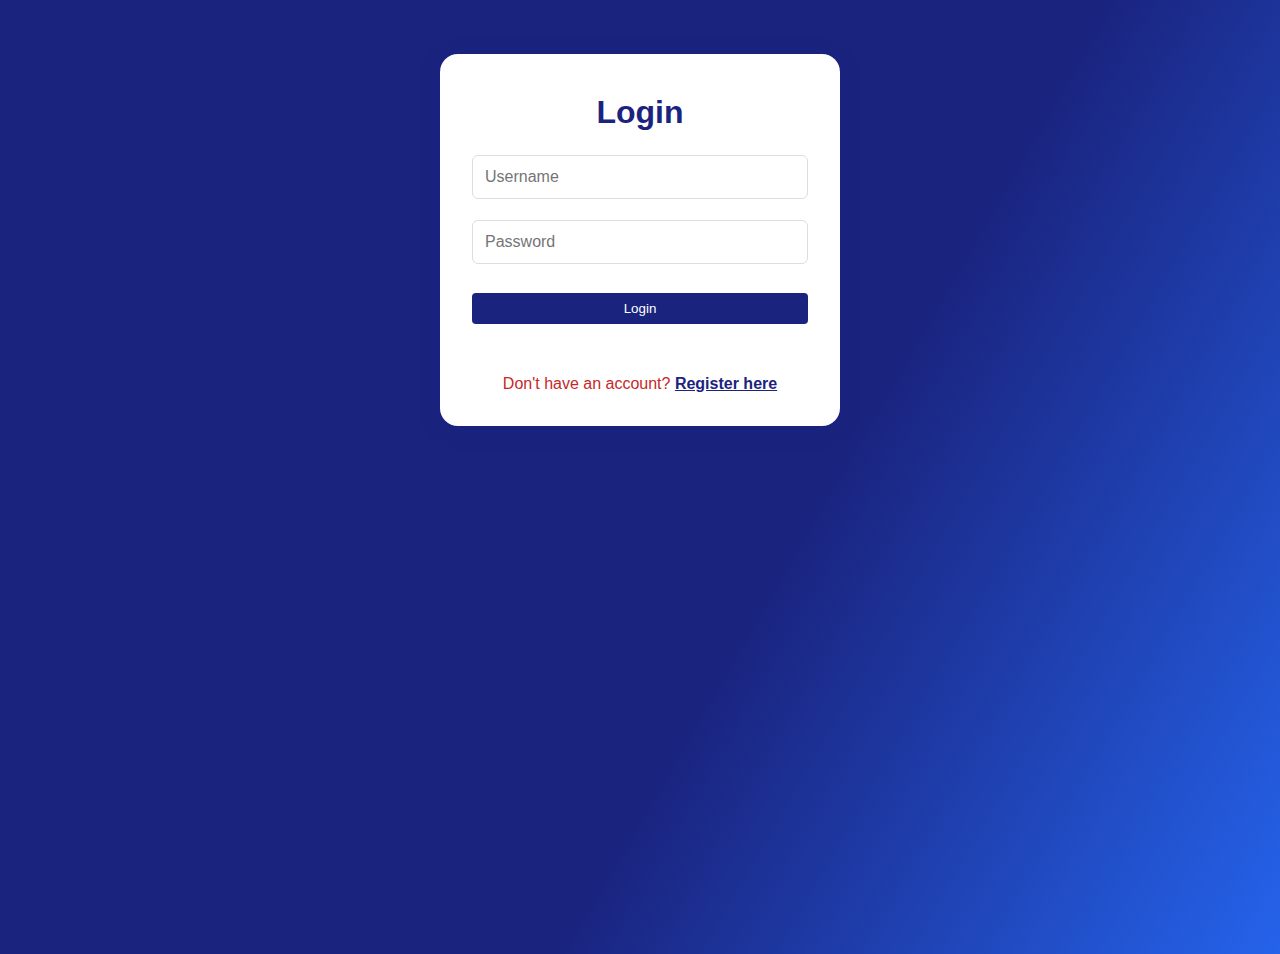
<file: admin.html>
<!DOCTYPE html>
<html lang="en">

<head>
    <meta charset="UTF-8">
    <meta name="viewport" content="width=device-width, initial-scale=1.0">
    <title>Admin Dashboard</title>
    <style>
        * {
            margin: 0;
            padding: 0;
            box-sizing: border-box;
            font-family: 'Segoe UI', Tahoma, Geneva, Verdana, sans-serif;
        }

        body {
            background: #f0f2f5;
            min-height: 100vh;
        }

        header {
            background: #1a237e;
            color: white;
            padding: 1rem 2rem;
            display: flex;
            justify-content: space-between;
            align-items: center;
            box-shadow: 0 2px 4px rgba(0, 0, 0, 0.1);
        }

        .dashboard-container {
            display: grid;
            grid-template-columns: 250px 1fr;
            min-height: calc(100vh - 64px);
        }

        .sidebar {
            background: white;
            padding: 1.5rem;
            box-shadow: 2px 0 4px rgba(0, 0, 0, 0.1);
        }

        .nav-item {
            padding: 1rem;
            margin: 0.5rem 0;
            border-radius: 8px;
            cursor: pointer;
            transition: all 0.3s ease;
            display: flex;
            align-items: center;
            gap: 0.5rem;
        }

        .nav-item:hover {
            background: #e8eaf6;
            color: #1a237e;
        }

        .nav-item.active {
            background: #1a237e;
            color: white;
        }

        .main-content {
            padding: 2rem;
        }

        .card {
            background: white;
            border-radius: 12px;
            padding: 1.5rem;
            margin-bottom: 1.5rem;
            box-shadow: 0 2px 4px rgba(0, 0, 0, 0.1);
        }

        .stats-grid {
            display: grid;
            grid-template-columns: repeat(auto-fit, minmax(200px, 1fr));
            gap: 1rem;
            margin-bottom: 2rem;
        }

        .stat-card {
            background: white;
            padding: 1.5rem;
            border-radius: 8px;
            text-align: center;
            box-shadow: 0 2px 4px rgba(0, 0, 0, 0.1);
        }

        .stat-number {
            font-size: 2rem;
            font-weight: bold;
            color: #1a237e;
            margin: 0.5rem 0;
        }

        .data-table {
            width: 100%;
            border-collapse: collapse;
            margin-top: 1rem;
        }

        .data-table th,
        .data-table td {
            padding: 1rem;
            text-align: left;
            border-bottom: 1px solid #e0e0e0;
        }

        .data-table th {
            background: #f5f5f5;
            font-weight: 600;
        }

        .data-table tr:hover {
            background: #f5f5f5;
        }

        .action-buttons {
            display: flex;
            gap: 0.5rem;
        }

        button {
            padding: 0.5rem 1rem;
            border: none;
            border-radius: 4px;
            cursor: pointer;
            font-weight: 500;
            transition: background-color 0.3s;
        }

        .btn-primary {
            background: #1a237e;
            color: white;
        }

        .btn-primary:hover {
            background: #283593;
        }

        .btn-secondary {
            background: #455a64;
            color: white;
        }

        .btn-secondary:hover {
            background: #546e7a;
        }

        .btn-danger {
            background: #c62828;
            color: white;
        }

        .btn-danger:hover {
            background: #d32f2f;
        }

        .form-group {
            margin-bottom: 1rem;
        }

        label {
            display: block;
            margin-bottom: 0.5rem;
            font-weight: 500;
        }

        input,
        select,
        textarea {
            width: 100%;
            padding: 0.75rem;
            border: 1px solid #ddd;
            border-radius: 4px;
            font-size: 1rem;
        }

        .search-bar {
            display: flex;
            gap: 1rem;
            margin-bottom: 1rem;
        }

        .search-bar input {
            flex: 1;
        }

        .modal {
            position: fixed;
            top: 0;
            left: 0;
            right: 0;
            bottom: 0;
            background: rgba(0, 0, 0, 0.5);
            display: flex;
            justify-content: center;
            align-items: center;
            z-index: 1000;
        }

        .modal-content {
            background: white;
            padding: 2rem;
            border-radius: 8px;
            max-width: 600px;
            width: 90%;
            max-height: 90vh;
            overflow-y: auto;
        }

        @media (max-width: 768px) {
            .dashboard-container {
                grid-template-columns: 1fr;
            }

            .sidebar {
                display: none;
            }

            .main-content {
                padding: 1rem;
            }
        }
    </style>
</head>

<body>
    <header>
        <h1>Admin Dashboard</h1>
        <button onclick="logout()" class="btn-primary">Logout</button>
    </header>

    <div class="dashboard-container">
        <div class="sidebar">
            <div class="nav-item active" onclick="showSection('overview')">
                Overview
            </div>
            <div class="nav-item" onclick="showSection('users')">
                User Management
            </div>
            <div class="nav-item" onclick="showSection('departments')">
                Departments
            </div>
            <div class="nav-item" onclick="showSection('appointments')">
                Appointments
            </div>
            <div class="nav-item" onclick="showSection('settings')">
                Settings
            </div>
        </div>

        <div class="main-content">
            <div id="overview" class="section">
                <div class="stats-grid">
                    <div class="stat-card">
                        <h3>Total Users</h3>
                        <div class="stat-number" id="totalUsers">0</div>
                    </div>
                    <div class="stat-card">
                        <h3>Total Doctors</h3>
                        <div class="stat-number" id="totalDoctors">0</div>
                    </div>
                    <div class="stat-card">
                        <h3>Total Patients</h3>
                        <div class="stat-number" id="totalPatients">0</div>
                    </div>
                    <div class="stat-card">
                        <h3>Total Appointments</h3>
                        <div class="stat-number" id="totalAppointments">0</div>
                    </div>
                </div>

                <div class="card">
                    <h2>Recent Activity</h2>
                    <div id="recentActivity"></div>
                </div>
            </div>

            <div id="users" class="section" style="display: none;">
                <div class="card">
                    <h2>User Management</h2>
                    <div class="search-bar">
                        <input type="text" id="userSearch" placeholder="Search users...">
                        <button onclick="addNewUser()" class="btn-primary">Add New User</button>
                    </div>
                    <table class="data-table">
                        <thead>
                            <tr>
                                <th>Name</th>
                                <th>Role</th>
                                <th>Email</th>
                                <th>Status</th>
                                <th>Actions</th>
                            </tr>
                        </thead>
                        <tbody id="userList"></tbody>
                    </table>
                </div>
            </div>

            <div id="departments" class="section" style="display: none;">
                <div class="card">
                    <h2>Department Management</h2>
                    <button onclick="addNewDepartment()" class="btn-primary" style="margin-bottom: 1rem;">Add
                        Department</button>
                    <table class="data-table">
                        <thead>
                            <tr>
                                <th>Department Name</th>
                                <th>Head Doctor</th>
                                <th>Total Doctors</th>
                                <th>Actions</th>
                            </tr>
                        </thead>
                        <tbody id="departmentList"></tbody>
                    </table>
                </div>
            </div>

            <div id="appointments" class="section" style="display: none;">
                <div class="card">
                    <h2>Appointment Management</h2>
                    <div class="search-bar">
                        <input type="text" id="appointmentSearch" placeholder="Search appointments...">
                        <select id="appointmentFilter">
                            <option value="all">All Status</option>
                            <option value="pending">Pending</option>
                            <option value="confirmed">Confirmed</option>
                            <option value="cancelled">Cancelled</option>
                        </select>
                    </div>
                    <table class="data-table">
                        <thead>
                            <tr>
                                <th>Date</th>
                                <th>Time</th>
                                <th>Patient</th>
                                <th>Doctor</th>
                                <th>Status</th>
                                <th>Actions</th>
                            </tr>
                        </thead>
                        <tbody id="appointmentList"></tbody>
                    </table>
                </div>
            </div>

            <div id="settings" class="section" style="display: none;">
                <div class="card">
                    <h2>System Settings</h2>
                    <form id="settingsForm">
                        <div class="form-group">
                            <label>Hospital Name</label>
                            <input type="text" id="hospitalName" required>
                        </div>
                        <div class="form-group">
                            <label>Contact Email</label>
                            <input type="email" id="contactEmail" required>
                        </div>
                        <div class="form-group">
                            <label>Contact Phone</label>
                            <input type="tel" id="contactPhone" required>
                        </div>
                        <div class="form-group">
                            <label>Address</label>
                            <textarea id="address" required></textarea>
                        </div>
                        <button type="submit" class="btn-primary">Save Settings</button>
                    </form>
                </div>
            </div>
        </div>
    </div>

    <script src="admin.js"></script>
</body>

</html>
</file>
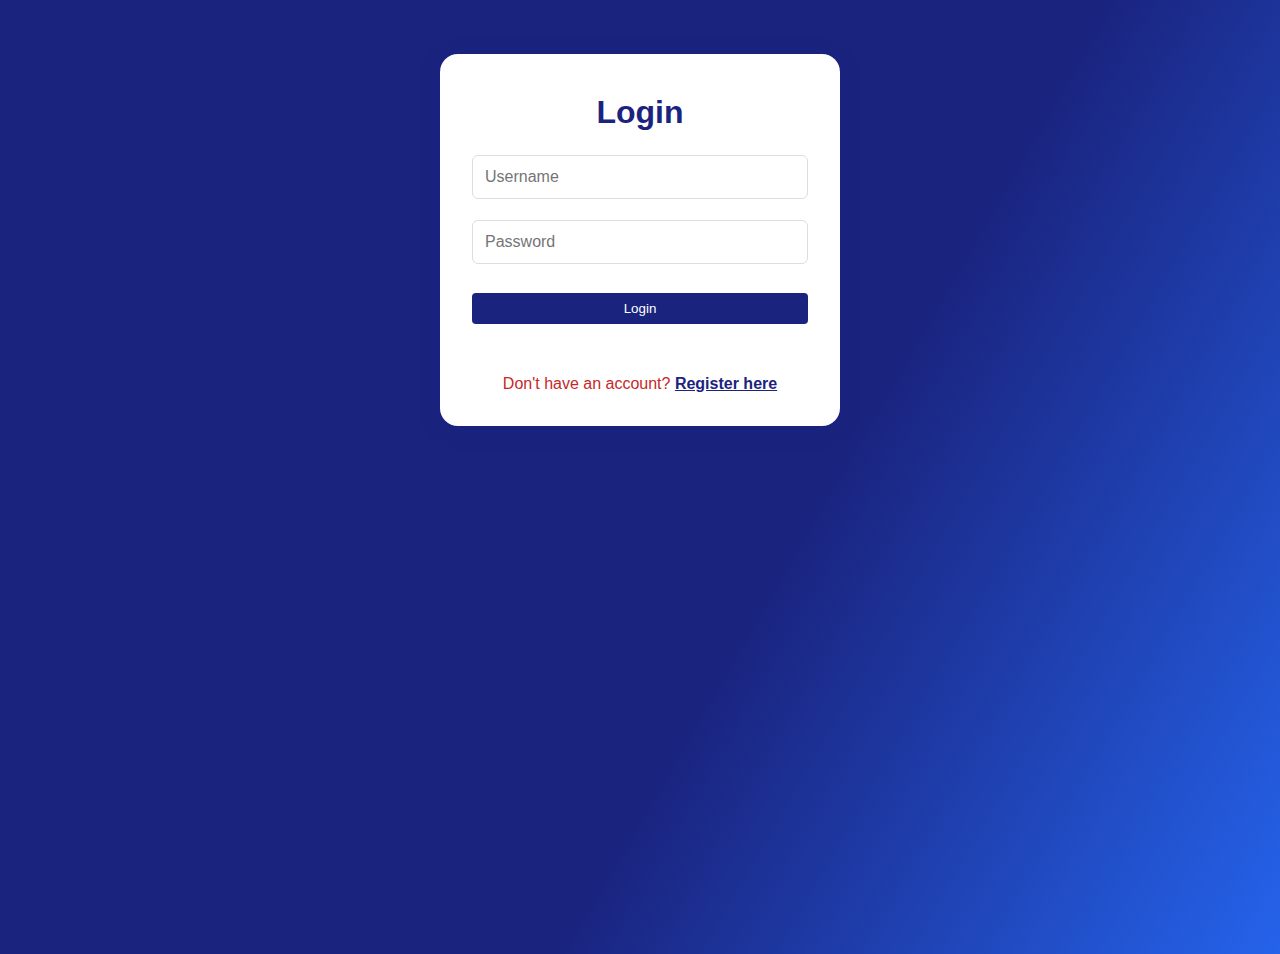
<file: doctor.html>
<!DOCTYPE html>
<html lang="en">

<head>
    <meta charset="UTF-8">
    <meta name="viewport" content="width=device-width, initial-scale=1.0">
    <title>Doctor Dashboard</title>
    <style>
        * {
            margin: 0;
            padding: 0;
            box-sizing: border-box;
            font-family: 'Segoe UI', Tahoma, Geneva, Verdana, sans-serif;
        }

        body {
            background: #f0f2f5;
            min-height: 100vh;
        }

        header {
            background: #2c3e50;
            color: white;
            padding: 1rem 2rem;
            display: flex;
            justify-content: space-between;
            align-items: center;
            box-shadow: 0 2px 4px rgba(0, 0, 0, 0.1);
        }

        .dashboard-container {
            display: grid;
            grid-template-columns: 250px 1fr;
            min-height: calc(100vh - 64px);
        }

        .sidebar {
            background: white;
            padding: 1.5rem;
            box-shadow: 2px 0 4px rgba(0, 0, 0, 0.1);
        }

        .nav-item {
            padding: 1rem;
            margin: 0.5rem 0;
            border-radius: 8px;
            cursor: pointer;
            transition: all 0.3s ease;
            display: flex;
            align-items: center;
            gap: 0.5rem;
        }

        .nav-item:hover {
            background: #e3f2fd;
            color: #2c3e50;
        }

        .nav-item.active {
            background: #2c3e50;
            color: white;
        }

        .main-content {
            padding: 2rem;
        }

        .card {
            background: white;
            border-radius: 12px;
            padding: 1.5rem;
            margin-bottom: 1.5rem;
            box-shadow: 0 2px 4px rgba(0, 0, 0, 0.1);
        }

        .schedule-grid {
            display: grid;
            grid-template-columns: repeat(auto-fill, minmax(300px, 1fr));
            gap: 1rem;
        }

        .appointment-card {
            background: #f8f9fa;
            border-radius: 8px;
            padding: 1rem;
            border-left: 4px solid #2c3e50;
        }

        .patient-info {
            margin-top: 0.5rem;
            padding-top: 0.5rem;
            border-top: 1px solid #dee2e6;
        }

        .status-badge {
            display: inline-block;
            padding: 0.25rem 0.5rem;
            border-radius: 4px;
            font-size: 0.875rem;
            font-weight: 500;
        }

        .status-pending {
            background: #fff3cd;
            color: #856404;
        }

        .status-confirmed {
            background: #d4edda;
            color: #155724;
        }

        .status-cancelled {
            background: #f8d7da;
            color: #721c24;
        }

        .action-buttons {
            display: flex;
            gap: 0.5rem;
            margin-top: 1rem;
        }

        button {
            padding: 0.5rem 1rem;
            border: none;
            border-radius: 4px;
            cursor: pointer;
            font-weight: 500;
            transition: background-color 0.3s;
        }

        .btn-primary {
            background: #2c3e50;
            color: white;
        }

        .btn-primary:hover {
            background: #34495e;
        }

        .btn-secondary {
            background: #6c757d;
            color: white;
        }

        .btn-secondary:hover {
            background: #5a6268;
        }

        .btn-danger {
            background: #dc3545;
            color: white;
        }

        .btn-danger:hover {
            background: #c82333;
        }

        .medical-record {
            background: #f8f9fa;
            border-radius: 8px;
            padding: 1rem;
            margin-bottom: 1rem;
        }

        .prescription-form {
            display: grid;
            gap: 1rem;
            max-width: 600px;
        }

        input,
        textarea,
        select {
            width: 100%;
            padding: 0.75rem;
            border: 1px solid #ced4da;
            border-radius: 4px;
            font-size: 1rem;
        }

        textarea {
            min-height: 100px;
            resize: vertical;
        }

        .stats-grid {
            display: grid;
            grid-template-columns: repeat(auto-fit, minmax(200px, 1fr));
            gap: 1rem;
            margin-bottom: 2rem;
        }

        .stat-card {
            background: white;
            padding: 1.5rem;
            border-radius: 8px;
            text-align: center;
            box-shadow: 0 2px 4px rgba(0, 0, 0, 0.1);
        }

        .stat-number {
            font-size: 2rem;
            font-weight: bold;
            color: #2c3e50;
            margin: 0.5rem 0;
        }

        @media (max-width: 768px) {
            .dashboard-container {
                grid-template-columns: 1fr;
            }

            .sidebar {
                display: none;
            }

            .main-content {
                padding: 1rem;
            }
        }
    </style>
</head>

<body>
    <header>
        <h1>Doctor Dashboard</h1>
        <button onclick="logout()" class="btn-primary">Logout</button>
    </header>

    <div class="dashboard-container">
        <div class="sidebar">
            <div class="nav-item active" onclick="showSection('schedule')">
                Today's Schedule
            </div>
            <div class="nav-item" onclick="showSection('patients')">
                Patient Records
            </div>
            <div class="nav-item" onclick="showSection('prescriptions')">
                Prescriptions
            </div>
            <div class="nav-item" onclick="showSection('profile')">
                Profile
            </div>
        </div>

        <div class="main-content">
            <div id="schedule" class="section">
                <div class="stats-grid">
                    <div class="stat-card">
                        <h3>Today's Appointments</h3>
                        <div class="stat-number" id="todayAppointments">0</div>
                    </div>
                    <div class="stat-card">
                        <h3>Pending Appointments</h3>
                        <div class="stat-number" id="pendingAppointments">0</div>
                    </div>
                    <div class="stat-card">
                        <h3>Total Patients</h3>
                        <div class="stat-number" id="totalPatients">0</div>
                    </div>
                </div>

                <div class="card">
                    <h2>Today's Schedule</h2>
                    <div class="schedule-grid" id="todaySchedule"></div>
                </div>

                <div class="card">
                    <h2>Upcoming Appointments</h2>
                    <div class="schedule-grid" id="upcomingSchedule"></div>
                </div>
            </div>

            <div id="patients" class="section" style="display: none;">
                <div class="card">
                    <h2>Patient Records</h2>
                    <input type="text" id="patientSearch" placeholder="Search patients..." style="margin-bottom: 1rem;">
                    <div id="patientList"></div>
                </div>
            </div>

            <div id="prescriptions" class="section" style="display: none;">
                <div class="card">
                    <h2>New Prescription</h2>
                    <form id="prescriptionForm" class="prescription-form">
                        <select id="patientSelect" required>
                            <option value="">Select Patient</option>
                        </select>
                        <input type="text" id="medication" placeholder="Medication Name" required>
                        <input type="text" id="dosage" placeholder="Dosage" required>
                        <input type="text" id="duration" placeholder="Duration" required>
                        <textarea id="instructions" placeholder="Instructions" required></textarea>
                        <button type="submit" class="btn-primary">Issue Prescription</button>
                    </form>
                </div>

                <div class="card">
                    <h2>Recent Prescriptions</h2>
                    <div id="recentPrescriptions"></div>
                </div>
            </div>

            <div id="profile" class="section" style="display: none;">
                <div class="card">
                    <h2>Doctor Profile</h2>
                    <form id="profileForm" class="prescription-form">
                        <input type="text" id="fullName" placeholder="Full Name" required>
                        <input type="email" id="email" placeholder="Email" required>
                        <input type="tel" id="phone" placeholder="Phone Number" required>
                        <input type="text" id="specialization" placeholder="Specialization" required>
                        <textarea id="qualifications" placeholder="Qualifications" required></textarea>
                        <button type="submit" class="btn-primary">Update Profile</button>
                    </form>
                </div>
            </div>
        </div>
    </div>

    <script src="doctor.js"></script>
</body>

</html>
</file>
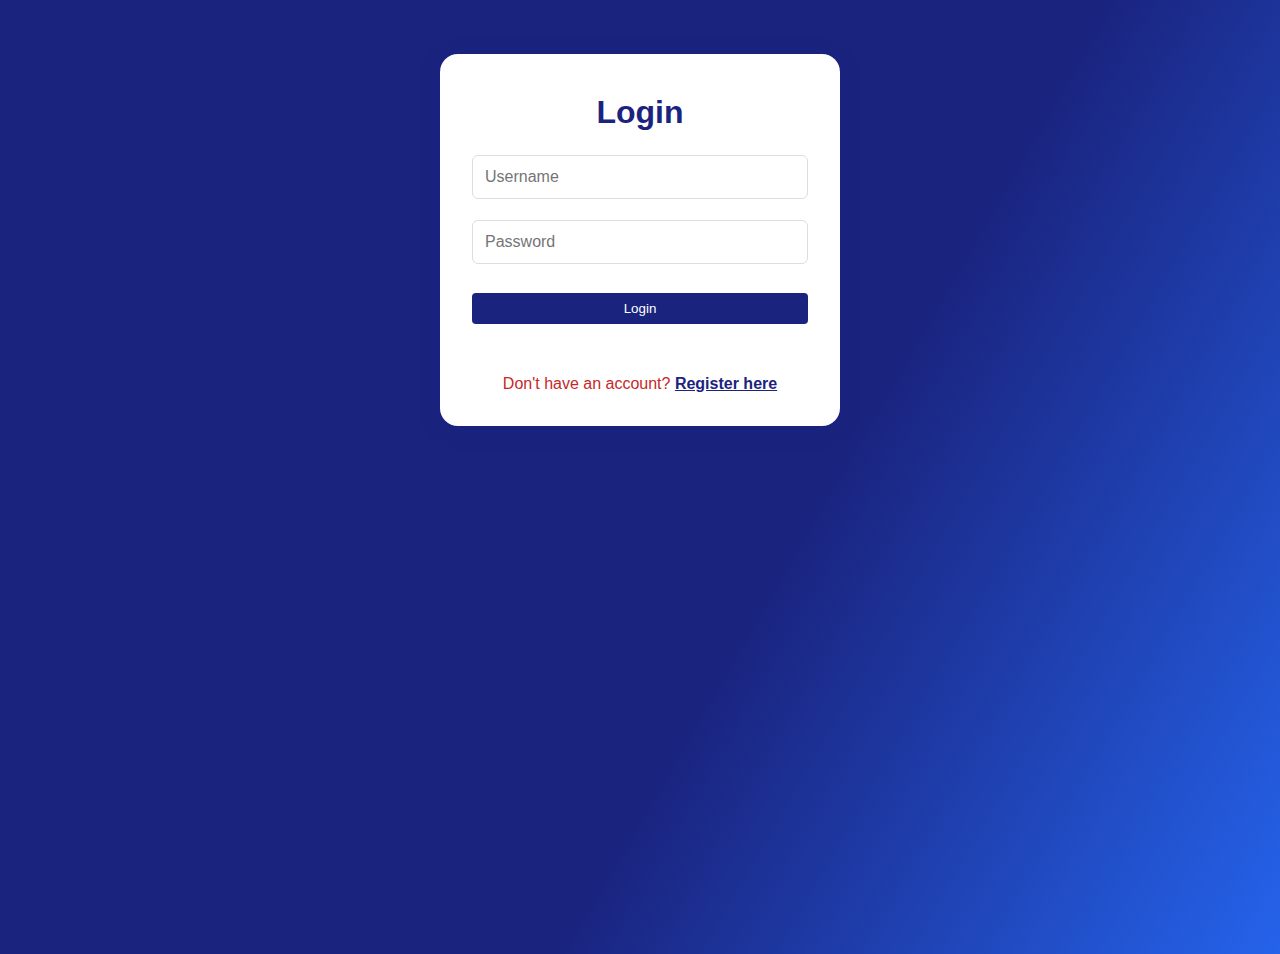
<file: login.html>
<!DOCTYPE html>
<html lang="en">

<head>
  <meta charset="UTF-8">
  <meta name="viewport" content="width=device-width, initial-scale=1.0">
  <title>Login</title>
  <link rel="stylesheet" href="style.css">
</head>

<body>
  <div class="centered-card">
    <h2>Login</h2>
    <form id="loginForm">
      <input type="text" id="loginUsername" placeholder="Username" required>
      <input type="password" id="loginPassword" placeholder="Password" required>
      <button type="submit" class="btn-primary">Login</button>
    </form>
    <p id="loginMsg"></p>
    <p class="form-link">Don't have an account? <a href="register.html">Register here</a></p>
  </div>
  <script src="login.js"></script>
</body>

</html>
</file>
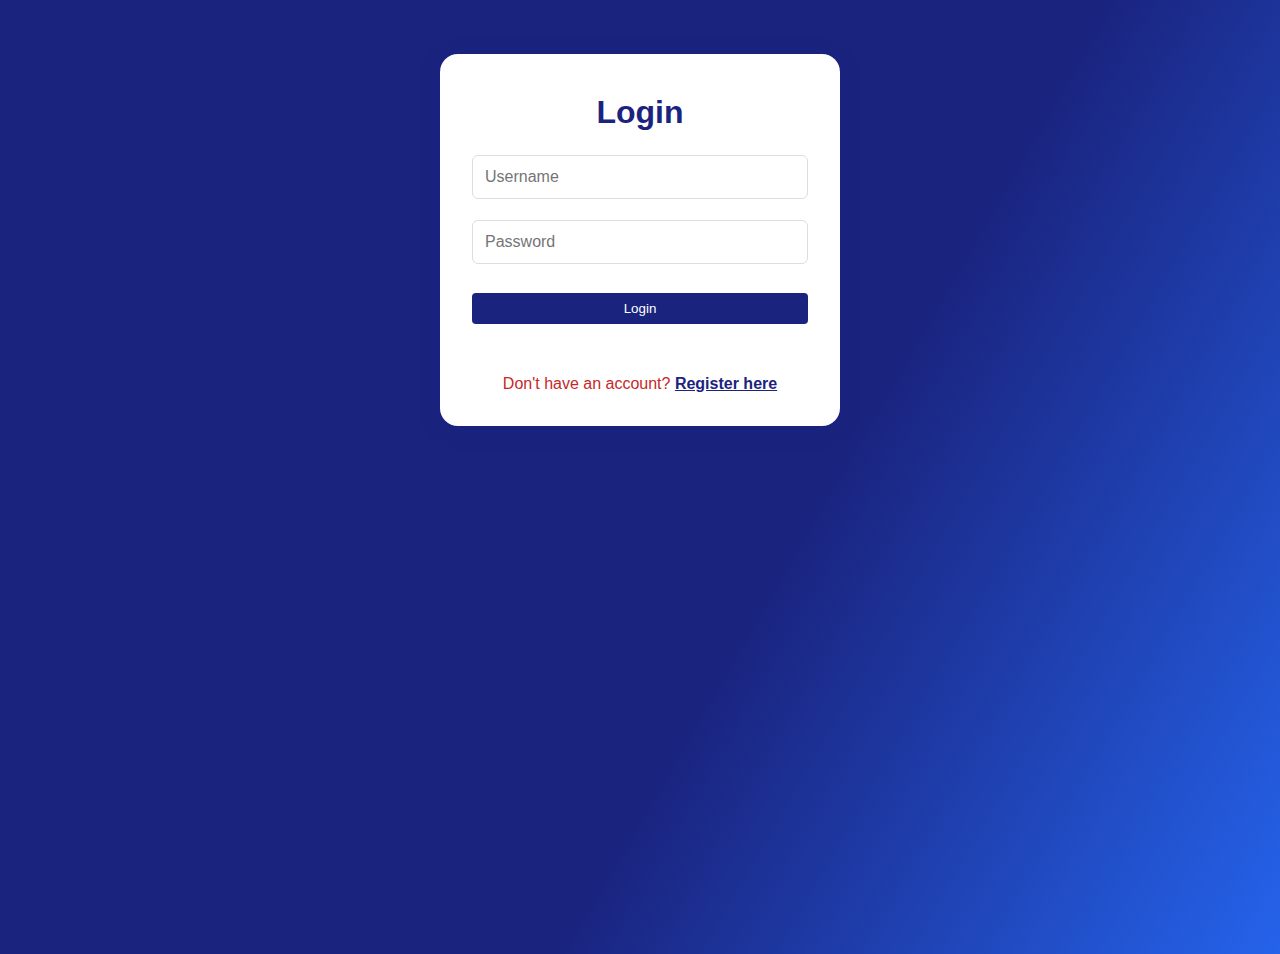
<file: patient.html>
<!DOCTYPE html>
<html lang="en">

<head>
  <meta charset="UTF-8">
  <meta name="viewport" content="width=device-width, initial-scale=1.0">
  <title>Patient Dashboard</title>
  <link rel="stylesheet" href="https://cdnjs.cloudflare.com/ajax/libs/font-awesome/6.0.0/css/all.min.css">
  <link rel="stylesheet" href="style.css">
</head>

<body>
  <header>
    <h1><i class="fas fa-hospital-user"></i> Patient Dashboard</h1>
    <div>

      <button onclick="logout()"><i class="fas fa-sign-out-alt"></i> Logout</button>
    </div>
  </header>

  <div class="dashboard-container">
    <div class="sidebar">
      <div class="nav-item active" onclick="showSection('appointments')">
        <i class="fas fa-calendar-check"></i> Appointments
      </div>
      <div class="nav-item" onclick="showSection('medical-records')">
        <i class="fas fa-file-medical"></i> Medical Records
      </div>
      <div class="nav-item" onclick="showSection('profile')">
        <i class="fas fa-user-circle"></i> Profile
      </div>
    </div>

    <div class="main-content">
      <div id="appointments" class="section">
        <div class="card">
          <h2>Book New Appointment</h2>
          <form id="appointmentForm" class="appointment-form">
            <select id="specializationSelect" required>
              <option value="">Select Specialization</option>
            </select>
            <select id="doctorSelect" required>
              <option value="">Select Doctor</option>
            </select>
            <select id="appointmentDate" required>
              <option value="">Select Date</option>
            </select>
            <select id="appointmentTime" required>
              <option value="">Select Time</option>
            </select>
            <textarea id="appointmentNotes" placeholder="Any specific concerns or notes"></textarea>
            <button type="submit">Book Appointment</button>
          </form>
        </div>

        <div class="card">
          <h2>Upcoming Appointments</h2>
          <ul id="upcomingAppointments" class="appointment-list"></ul>
        </div>

        <div class="card">
          <h2>Past Appointments</h2>
          <ul id="pastAppointments" class="appointment-list"></ul>
        </div>
      </div>

      <div id="medical-records" class="section" style="display: none;">
        <div class="card">
          <h2>Medical History</h2>
          <div id="medicalHistory"></div>
        </div>
        <div class="card">
          <h2>Prescriptions</h2>
          <div id="prescriptions"></div>
        </div>
      </div>

      <div id="profile" class="section" style="display: none;">
        <div class="card">
          <h2>Personal Information</h2>
          <form id="profileForm" class="appointment-form">
            <input type="text" id="fullName" placeholder="Full Name">
            <input type="email" id="email" placeholder="Email">
            <input type="tel" id="phone" placeholder="Phone Number">
            <input type="date" id="dob" placeholder="Date of Birth">
            <textarea id="address" placeholder="Address"></textarea>
            <button type="submit">Update Profile</button>
          </form>
        </div>
      </div>
    </div>
  </div>

  <script src="patient.js"></script>
</body>

</html>
</file>
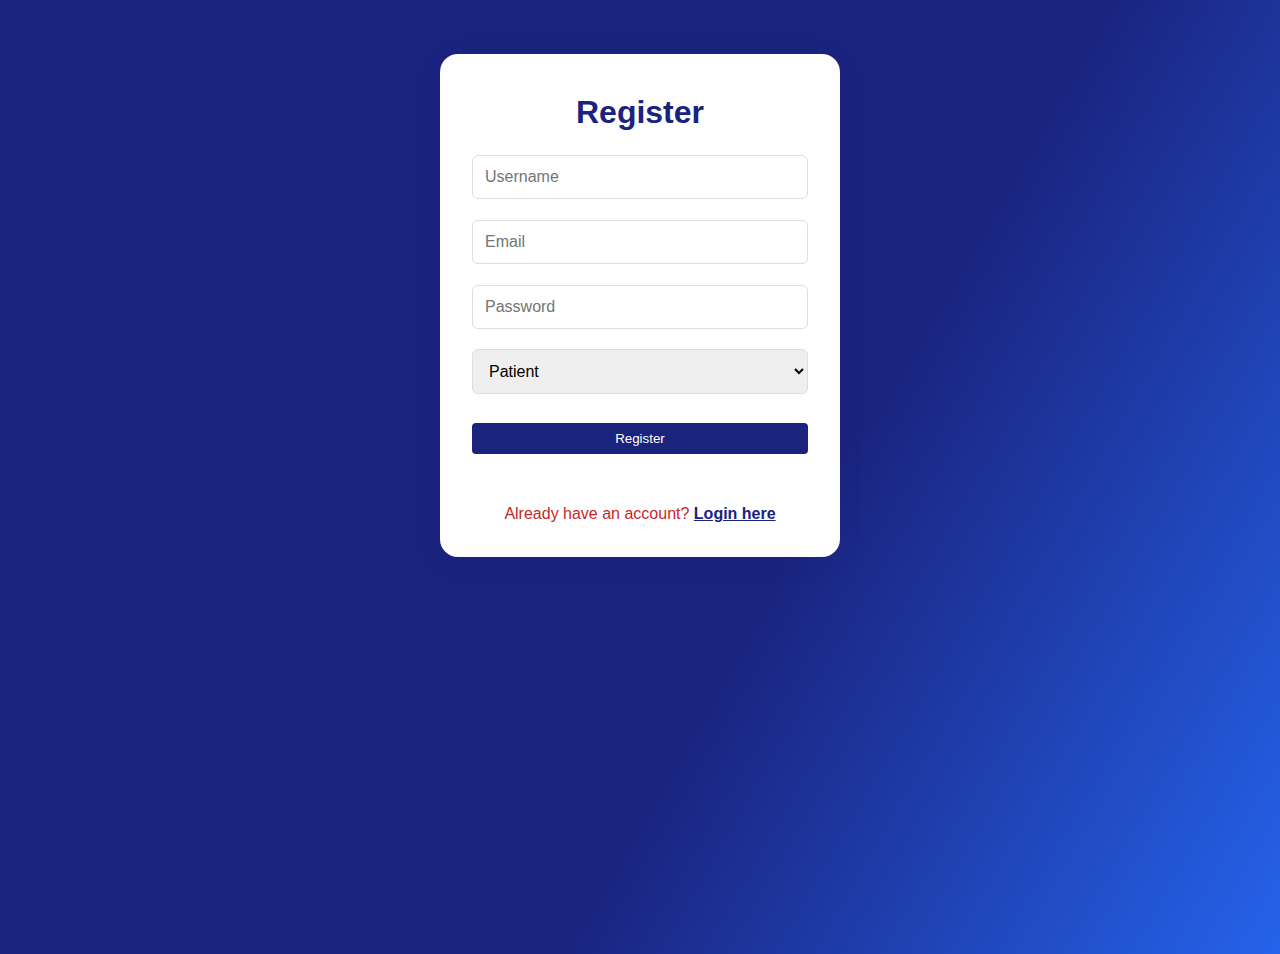
<file: register.html>
<!DOCTYPE html>
<html lang="en">

<head>
    <meta charset="UTF-8">
    <meta name="viewport" content="width=device-width, initial-scale=1.0">
    <title>Register</title>
    <link rel="stylesheet" href="style.css">
</head>

<body>
    <div class="centered-card">
        <h2>Register</h2>
        <form id="registerForm">
            <input type="text" id="regUsername" placeholder="Username" required>
            <input type="email" id="regEmail" placeholder="Email" required>
            <input type="password" id="regPassword" placeholder="Password" required>
            <select id="regRole">
                <option value="patient">Patient</option>
                <option value="doctor">Doctor</option>
            </select>
            <div id="specContainer" style="display:none;">
                <input type="text" id="regSpec" placeholder="Specialization">
            </div>
            <button type="submit" class="btn-primary">Register</button>
        </form>
        <p id="registerMsg"></p>
        <p class="form-link">Already have an account? <a href="login.html">Login here</a></p>
    </div>
    <script src="register.js"></script>
</body>

</html>
</file>
<file: style.css>
/* Global Modern Dashboard Styles (from admin.html) */
* {
    margin: 0;
    padding: 0;
    box-sizing: border-box;
    font-family: 'Segoe UI', Tahoma, Geneva, Verdana, sans-serif;
}

body {
    background: linear-gradient(120deg, #1a237e 60%, #2563eb 100%);
    min-height: 100vh;
}

header {
    background: #1a237e;
    color: white;
    padding: 1rem 2rem;
    display: flex;
    justify-content: space-between;
    align-items: center;
    box-shadow: 0 2px 4px rgba(0, 0, 0, 0.1);
}

.dashboard-container {
    display: grid;
    grid-template-columns: 250px 1fr;
    min-height: calc(100vh - 64px);
}

.sidebar {
    background: white;
    padding: 1.5rem;
    box-shadow: 2px 0 4px rgba(0, 0, 0, 0.1);
}

.nav-item {
    padding: 1rem;
    margin: 0.5rem 0;
    border-radius: 8px;
    cursor: pointer;
    transition: all 0.3s ease;
    display: flex;
    align-items: center;
    gap: 0.5rem;
}

.nav-item:hover {
    background: #e8eaf6;
    color: #1a237e;
}

.nav-item.active {
    background: #1a237e;
    color: white;
}

.main-content {
    padding: 2rem;
}

.card {
    background: white;
    border-radius: 12px;
    padding: 1.5rem;
    margin-bottom: 1.5rem;
    box-shadow: 0 2px 4px rgba(0, 0, 0, 0.1);
}

.stats-grid {
    display: grid;
    grid-template-columns: repeat(auto-fit, minmax(200px, 1fr));
    gap: 1rem;
    margin-bottom: 2rem;
}

.stat-card {
    background: white;
    padding: 1.5rem;
    border-radius: 8px;
    text-align: center;
    box-shadow: 0 2px 4px rgba(0, 0, 0, 0.1);
}

.stat-number {
    font-size: 2rem;
    font-weight: bold;
    color: #1a237e;
    margin: 0.5rem 0;
}

.data-table {
    width: 100%;
    border-collapse: collapse;
    margin-top: 1rem;
}

.data-table th,
.data-table td {
    padding: 1rem;
    text-align: left;
    border-bottom: 1px solid #e0e0e0;
}

.data-table th {
    background: #f5f5f5;
    font-weight: 600;
}

.data-table tr:hover {
    background: #f5f5f5;
}

.action-buttons {
    display: flex;
    gap: 0.5rem;
}

button {
    padding: 0.5rem 1rem;
    border: none;
    border-radius: 4px;
    cursor: pointer;
    font-weight: 500;
    transition: background-color 0.3s;
}

.btn-primary {
    background: #1a237e;
    color: white;
}

.btn-primary:hover {
    background: #283593;
}

.btn-secondary {
    background: #455a64;
    color: white;
}

.btn-secondary:hover {
    background: #546e7a;
}

.btn-danger {
    background: #c62828;
    color: white;
}

.btn-danger:hover {
    background: #d32f2f;
}

.form-group {
    margin-bottom: 1rem;
}

label {
    display: block;
    margin-bottom: 0.5rem;
    font-weight: 500;
}

input,
select,
textarea {
    width: 100%;
    padding: 0.75rem;
    border: 1px solid #ddd;
    border-radius: 4px;
    font-size: 1rem;
}

.search-bar {
    display: flex;
    gap: 1rem;
    margin-bottom: 1rem;
}

.search-bar input {
    flex: 1;
}

.modal {
    position: fixed;
    top: 0;
    left: 0;
    right: 0;
    bottom: 0;
    background: rgba(0, 0, 0, 0.5);
    display: flex;
    justify-content: center;
    align-items: center;
    z-index: 1000;
}

.modal-content {
    background: white;
    padding: 2rem;
    border-radius: 8px;
    max-width: 600px;
    width: 90%;
    max-height: 90vh;
    overflow-y: auto;
}

/* Hero Section Styles for Home Page */
.hero-section {
    display: flex;
    align-items: center;
    justify-content: space-between;
    min-height: 70vh;
    background: linear-gradient(120deg, #1a237e 60%, #2563eb 100%);
    border-radius: 20px;
    margin: 40px auto;
    max-width: 1100px;
    box-shadow: 0 4px 24px rgba(0, 0, 0, 0.08);
    padding: 0 3vw;
    color: #fff;
    position: relative;
    overflow: hidden;
}

.hero-content {
    flex: 1;
    display: flex;
    flex-direction: column;
    justify-content: center;
    min-width: 320px;
    max-width: 600px;
    z-index: 2;
}

.hero-content h1 {
    font-size: 2.8rem;
    font-weight: 700;
    margin-bottom: 1.2rem;
    line-height: 1.1;
}

.hero-subtitle {
    font-size: 1.1rem;
    font-weight: 400;
    margin-bottom: 2.2rem;
    color: #e0e7ff;
}

.hero-buttons {
    display: flex;
    gap: 1.2rem;
}

.hero-btn {
    font-size: 1.1rem;
    padding: 0.9rem 2.2rem;
    border-radius: 8px;
    font-weight: 600;
    text-decoration: none;
    transition: background 0.2s, color 0.2s, border 0.2s;
    box-shadow: 0 2px 8px rgba(26, 35, 126, 0.08);
    display: flex;
    align-items: center;
    justify-content: center;
}

.btn-primary.hero-btn {
    background: #fff;
    color: #1a237e;
    border: none;
}

.btn-primary.hero-btn:hover {
    background: #e8eaf6;
    color: #1a237e;
}

.btn-outline.hero-btn {
    background: transparent;
    color: #fff;
    border: 2px solid #fff;
}

.btn-outline.hero-btn:hover {
    background: #fff;
    color: #1a237e;
}

.hero-image-container {
    flex: 1;
    display: flex;
    align-items: center;
    justify-content: flex-end;
    min-width: 300px;
    z-index: 2;
}

.hero-image {
    width: 380px;
    height: auto;
    border-radius: 0;
    box-shadow: none;
    background: none;
}

@media (max-width: 900px) {
    .hero-section {
        flex-direction: column-reverse;
        padding: 2rem 1rem;
        min-height: 60vh;
        max-width: 98vw;
    }

    .hero-content,
    .hero-image-container {
        min-width: 0;
        max-width: 100vw;
        justify-content: center;
    }

    .hero-image {
        width: 220px;
        margin-bottom: 1.5rem;
        border-radius: 0;
    }
}

@media (max-width: 768px) {
    .dashboard-container {
        grid-template-columns: 1fr;
    }

    .sidebar {
        display: none;
    }

    .main-content {
        padding: 1rem;
    }

    .hero-section {
        max-width: 95vw;
        padding: 20px 0;
    }

    .data-table,
    .data-table tbody,
    .data-table tr,
    .data-table td {
        display: block;
        width: 100%;
    }

    .data-table thead {
        display: none;
    }

    .data-table tr {
        margin-bottom: 1rem;
        border: 1px solid #e0e0e0;
        border-radius: 8px;
        padding: 1rem;
        background: white;
    }

    .data-table td {
        text-align: right;
        padding-left: 50%;
        position: relative;
        border: none;
    }

    .data-table td::before {
        content: attr(data-label);
        position: absolute;
        left: 10px;
        width: calc(50% - 20px);
        padding-right: 10px;
        white-space: nowrap;
        font-weight: 600;
        text-align: left;
    }

    /* Specific adjustments for forms in cards on smaller screens */
    .card .form-group input,
    .card .form-group select,
    .card .form-group textarea {
        padding: 0.5rem;
    }

    .card h2 {
        font-size: 1.5rem;
        margin-bottom: 1rem;
    }

    .stats-grid {
        grid-template-columns: 1fr;
    }
}

.centered-card {
    background: #fff;
    border-radius: 18px;
    box-shadow: 0 4px 24px rgba(26, 35, 126, 0.10);
    max-width: 400px;
    margin: 6vh auto 0 auto;
    padding: 2.5rem 2rem 2rem 2rem;
    display: flex;
    flex-direction: column;
    align-items: center;
    justify-content: center;
}

.centered-card h2 {
    font-size: 2rem;
    font-weight: 700;
    margin-bottom: 1.5rem;
    color: #1a237e;
}

.centered-card form {
    width: 100%;
    display: flex;
    flex-direction: column;
    gap: 1.1rem;
}

.centered-card input,
.centered-card select {
    width: 100%;
    padding: 0.75rem;
    border: 1px solid #ddd;
    border-radius: 6px;
    font-size: 1rem;
    margin-bottom: 0.2rem;
}

.centered-card button {
    width: 100%;
    margin-top: 0.5rem;
}

.centered-card p {
    margin-top: 1rem;
    color: #c62828;
    font-size: 1rem;
    min-height: 1.2em;
}

@media (max-width: 600px) {
    .centered-card {
        max-width: 95vw;
        padding: 1.2rem 0.5rem;
    }
}

.form-link {
    text-align: center;
    margin-top: 1.2rem;
    font-size: 1rem;
    color: #333;
}

.form-link a {
    color: #1a237e;
    text-decoration: underline;
    font-weight: 600;
    transition: color 0.2s;
}

.form-link a:hover {
    color: #283593;
}
</file>
